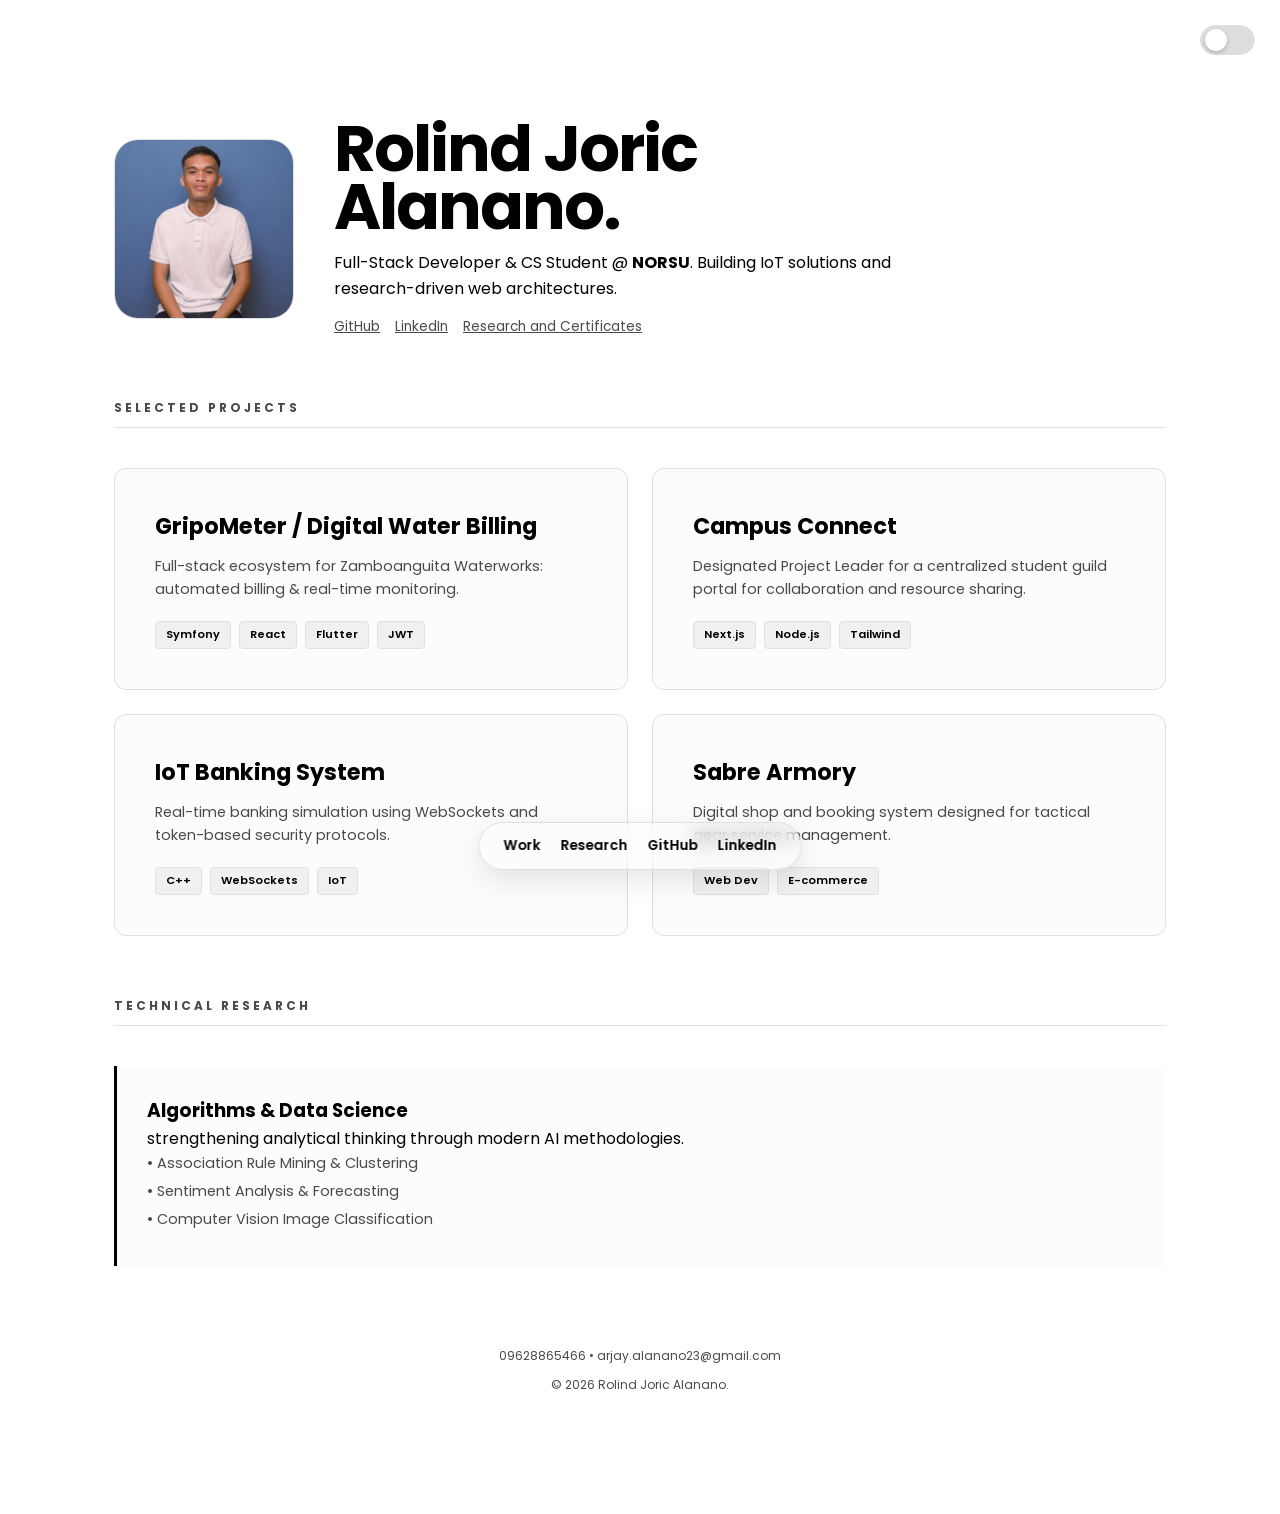
<file: index.html>
<!DOCTYPE html>
<html lang="en" data-theme="light">
<head>
    <meta charset="UTF-8">
    <meta name="viewport" content="width=device-width, initial-scale=1.0">
    <title>Rolind Joric Alanano | Software Engineer Portfolio</title>
    <link href="https://fonts.googleapis.com/css2?family=Poppins:wght@300;400;600;700&display=swap" rel="stylesheet">
    <style>
        /* --- Design Tokens --- */
        :root[data-theme="light"] {
            --bg: #ffffff;
            --text: #000000;
            --subtext: #4a4a4a;
            --card-bg: #fcfcfc;
            --border: #e0e0e0;
            --accent: #000000;
            --tag-bg: #f0f0f0;
        }

        :root[data-theme="dark"] {
            --bg: #0d0d0d;
            --text: #f0f0f0;
            --subtext: #999999;
            --card-bg: #151515;
            --border: #222222;
            --accent: #ffffff;
            --tag-bg: #1a1a1a;
        }

        * { margin: 0; padding: 0; box-sizing: border-box; transition: background 0.4s ease, color 0.4s ease; }
        body { background: var(--bg); color: var(--text); font-family: 'Poppins', sans-serif; overflow-x: hidden; line-height: 1.6; }

        /* --- Theme Toggle --- */
        .theme-switch-wrapper { position: fixed; top: 25px; right: 25px; z-index: 1000; display: flex; align-items: center; }
        .theme-switch { display: inline-block; height: 30px; position: relative; width: 55px; }
        .theme-switch input { display:none; }
        .slider { background-color: #ddd; bottom: 0; cursor: pointer; left: 0; position: absolute; right: 0; top: 0; transition: .4s; border-radius: 34px; border: 1px solid var(--border); }
        .slider:before { background-color: white; bottom: 3px; content: ""; height: 22px; left: 4px; position: absolute; transition: .4s; width: 22px; border-radius: 50%; box-shadow: 0 2px 4px rgba(0,0,0,0.2); }
        input:checked + .slider { background-color: #333; }
        input:checked + .slider:before { transform: translateX(25px); }

        /* --- Layout & Navigation --- */
        .nav-bar { position: fixed; bottom: 30px; left: 50%; transform: translateX(-50%); background: rgba(var(--bg), 0.8); backdrop-filter: blur(10px); padding: 12px 24px; border-radius: 100px; border: 1px solid var(--border); z-index: 1000; display: flex; gap: 20px; box-shadow: 0 10px 30px rgba(0,0,0,0.1); }
        .nav-bar a { text-decoration: none; color: var(--text); font-size: 0.85rem; font-weight: 600; }

        .container { max-width: 1100px; margin: 0 auto; padding: 120px 24px; }
        
        /* --- Animations --- */
        .reveal { opacity: 0; transform: translateY(25px); transition: 0.8s all ease; }
        .reveal.active { opacity: 1; transform: translateY(0); }

        /* --- Header / Hero Section --- */
        .hero-flex { display: flex; align-items: center; gap: 40px; margin-bottom: 60px; }
        
        .profile-box { 
            width: 180px; 
            height: 180px; 
            border-radius: 24px; 
            background: var(--card-bg); 
            border: 1px solid var(--border);
            overflow: hidden;
            flex-shrink: 0;
            display: flex;
            align-items: center;
            justify-content: center;
        }

        .profile-box img {
            width: 100%;
            height: 100%;
            object-fit: cover;
            /* grayscale(1) matches the monochromatic progressive theme */
            /* filter: grayscale(1);  */
            transition: 0.3s;
        }
        
        .profile-box img:hover { filter: grayscale(0); }

        .hero-text h1 { font-size: 4rem; font-weight: 700; letter-spacing: -2px; line-height: 0.9; margin-bottom: 15px; }
        .social-links { display: flex; gap: 15px; margin-top: 15px; }
        .social-links a { font-size: 0.85rem; color: var(--subtext); text-decoration: underline; }

        .section-title { font-size: 0.75rem; text-transform: uppercase; letter-spacing: 3px; margin-bottom: 40px; color: var(--subtext); border-bottom: 1px solid var(--border); padding-bottom: 10px; }

        /* --- Grid & Cards --- */
        .grid { display: grid; grid-template-columns: repeat(2, 1fr); gap: 24px; }
        .card { padding: 40px; border: 1px solid var(--border); border-radius: 12px; background: var(--card-bg); }
        .card h3 { font-size: 1.4rem; margin-bottom: 10px; }
        .card p { color: var(--subtext); font-size: 0.9rem; margin-bottom: 20px; }
        .tech-list { display: flex; flex-wrap: wrap; gap: 8px; }
        .tag { padding: 4px 10px; background: var(--tag-bg); border-radius: 4px; font-size: 0.7rem; font-weight: 600; border: 1px solid var(--border); }

        .research-box { margin-top: 40px; padding: 30px; border-left: 3px solid var(--text); background: var(--card-bg); }
        .research-box li { font-size: 0.9rem; margin-bottom: 5px; color: var(--subtext); list-style: none; }

        footer { margin-top: 80px; text-align: center; color: var(--subtext); font-size: 0.75rem; }

        @media (max-width: 768px) {
            .hero-flex { flex-direction: column; text-align: center; gap: 20px; }
            .hero-text h1 { font-size: 2.8rem; }
            .grid { grid-template-columns: 1fr; }
            .social-links { justify-content: center; }
        }
    </style>
</head>
<body>

    <div class="theme-switch-wrapper">
        <label class="theme-switch" for="checkbox">
            <input type="checkbox" id="checkbox" />
            <div class="slider"></div>
        </label>
    </div>

    <nav class="nav-bar">
        <a href="#projects">Work</a>
        <a href="#research">Research</a>
        <a href="https://github.com/arjayskiezy" target="_blank">GitHub</a>
        <a href="https://www.linkedin.com/in/rolind-joric-alanano-1752152a4" target="_blank">LinkedIn</a>
    </nav>

    <main class="container">
        <header class="hero-flex reveal">
            <div class="profile-box">
                <img src="profile.jpg" alt="Rolind Joric Alanano">
            </div>
            <div class="hero-text">
                <h1>Rolind Joric <br>Alanano.</h1>
                <p style="max-width: 600px; margin-top: 10px;">
                    Full-Stack Developer & CS Student @ <strong>NORSU</strong>.
                    Building IoT solutions and research-driven web architectures.
                </p>
                <div class="social-links">
                    <a href="https://github.com/arjayskiezy">GitHub</a>
                    <a href="https://www.linkedin.com/in/rolind-joric-alanano-1752152a4">LinkedIn</a>
                    <a href="https://drive.google.com/drive/folders/16_H3rvW5X86r134TNPo91qqV-rr0SfM7?usp=sharing" target="_blank">Research and Certificates</a>
                </div>
            </div>
        </header>

        <h2 class="section-title" id="projects">Selected Projects</h2>
        <div class="grid">
            <section class="card reveal">
                <h3>GripoMeter / Digital Water Billing</h3>
                <p>Full-stack ecosystem for Zamboanguita Waterworks: automated billing & real-time monitoring.</p>
                <div class="tech-list">
                    <span class="tag">Symfony</span><span class="tag">React</span><span class="tag">Flutter</span><span class="tag">JWT</span>
                </div>
            </section>

            <section class="card reveal">
                <h3>Campus Connect</h3>
                <p>Designated Project Leader for a centralized student guild portal for collaboration and resource sharing.</p>
                <div class="tech-list">
                    <span class="tag">Next.js</span><span class="tag">Node.js</span><span class="tag">Tailwind</span>
                </div>
            </section>

            <section class="card reveal">
                <h3>IoT Banking System</h3>
                <p>Real-time banking simulation using WebSockets and token-based security protocols.</p>
                <div class="tech-list">
                    <span class="tag">C++</span><span class="tag">WebSockets</span><span class="tag">IoT</span>
                </div>
            </section>

            <section class="card reveal">
                <h3>Sabre Armory</h3>
                <p>Digital shop and booking system designed for tactical gear service management.</p>
                <div class="tech-list">
                    <span class="tag">Web Dev</span><span class="tag">E-commerce</span>
                </div>
            </section>
        </div>

        <h2 class="section-title" id="research" style="margin-top: 60px;">Technical Research</h2>
        <section class="research-box reveal">
            <h3>Algorithms & Data Science</h3>
            <p>strengthening analytical thinking through modern AI methodologies.</p>
            <ul>
                <li>• Association Rule Mining & Clustering</li>
                <li>• Sentiment Analysis & Forecasting</li>
                <li>• Computer Vision Image Classification</li>
            </ul>
        </section>

        <footer>
            <p>09628865466 • arjay.alanano23@gmail.com</p>
            <p style="margin-top: 10px;">© 2026 Rolind Joric Alanano.</p>
        </footer>
    </main>

    <script>
        const toggleSwitch = document.querySelector('#checkbox');
        const currentTheme = localStorage.getItem('theme');

        if (currentTheme) {
            document.documentElement.setAttribute('data-theme', currentTheme);
            if (currentTheme === 'dark') toggleSwitch.checked = true;
        }

        toggleSwitch.addEventListener('change', (e) => {
            document.documentElement.setAttribute('data-theme', e.target.checked ? 'dark' : 'light');
            localStorage.setItem('theme', e.target.checked ? 'dark' : 'light');
        });

        function reveal() {
            var reveals = document.querySelectorAll(".reveal");
            for (var i = 0; i < reveals.length; i++) {
                var windowHeight = window.innerHeight;
                var elementTop = reveals[i].getBoundingClientRect().top;
                if (elementTop < windowHeight - 100) reveals[i].classList.add("active");
            }
        }
        window.addEventListener("scroll", reveal);
        reveal();
    </script>
</body>
</html>
</file>
